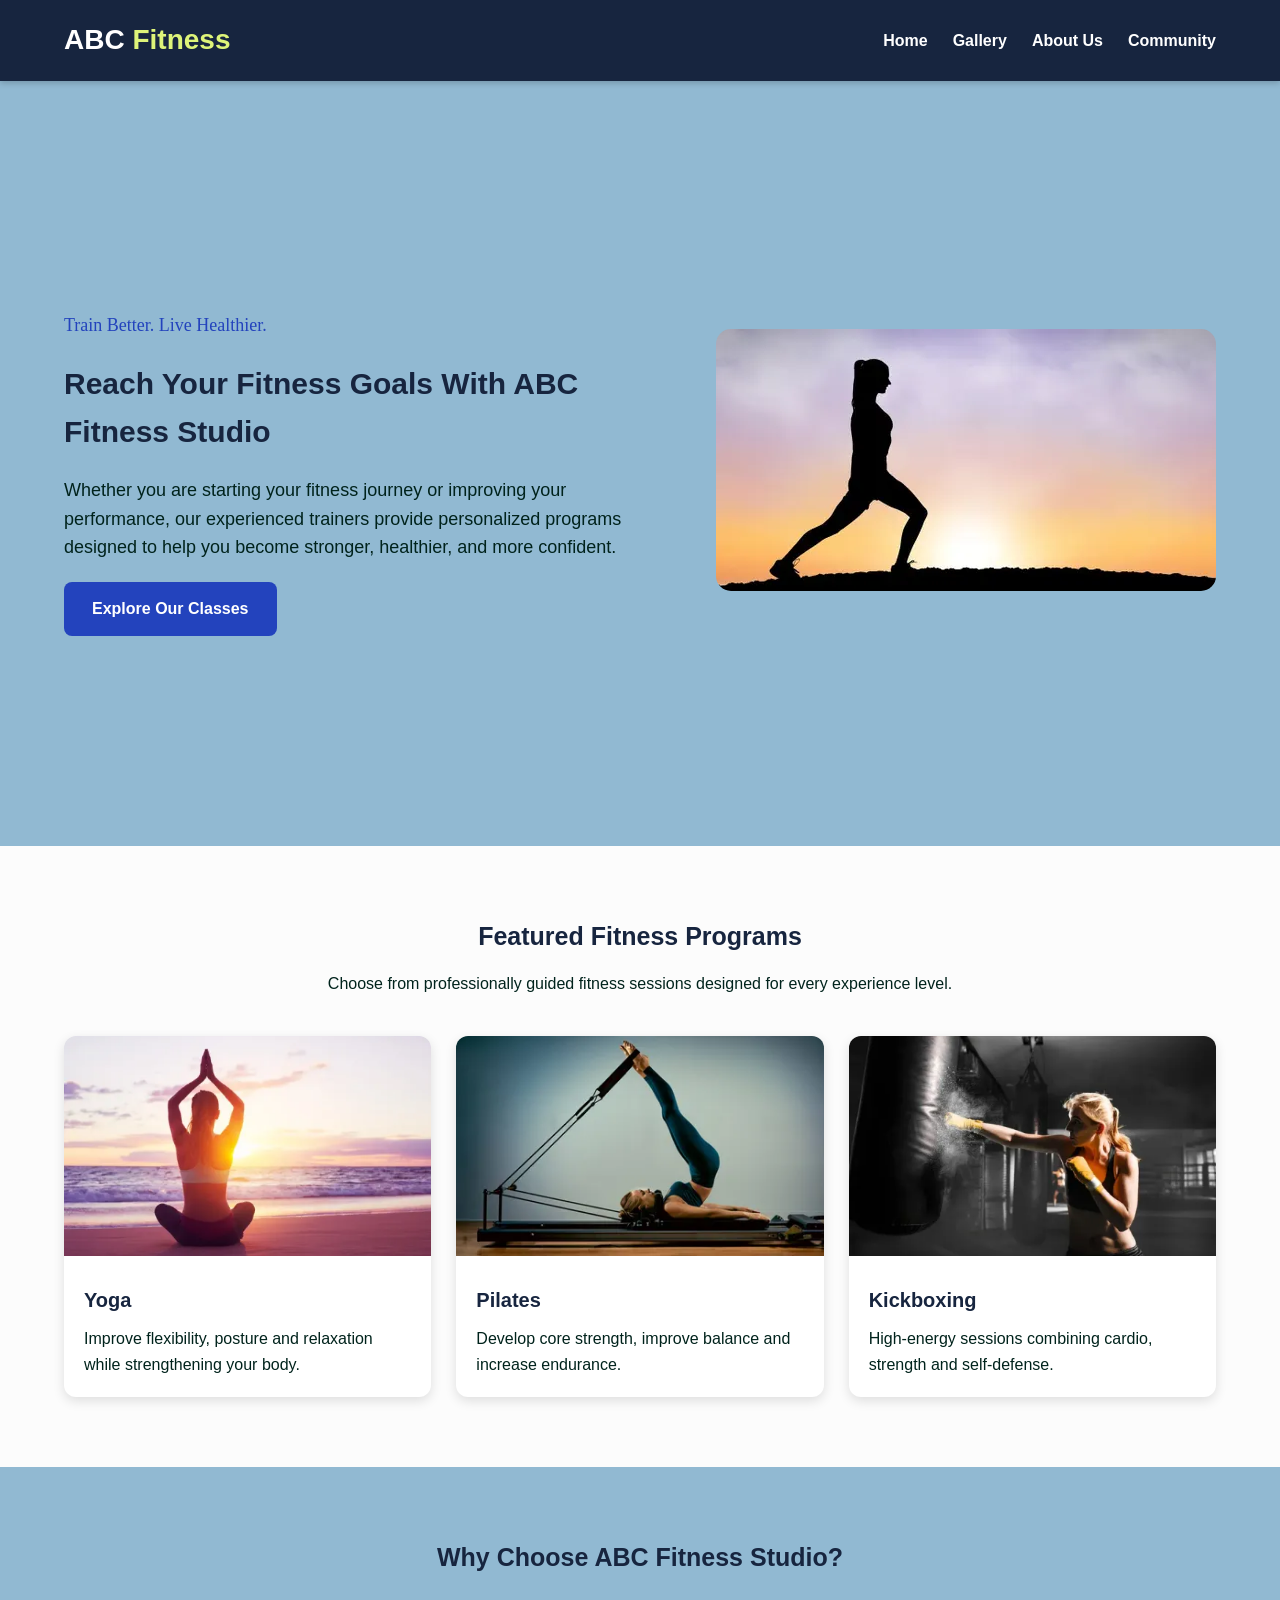
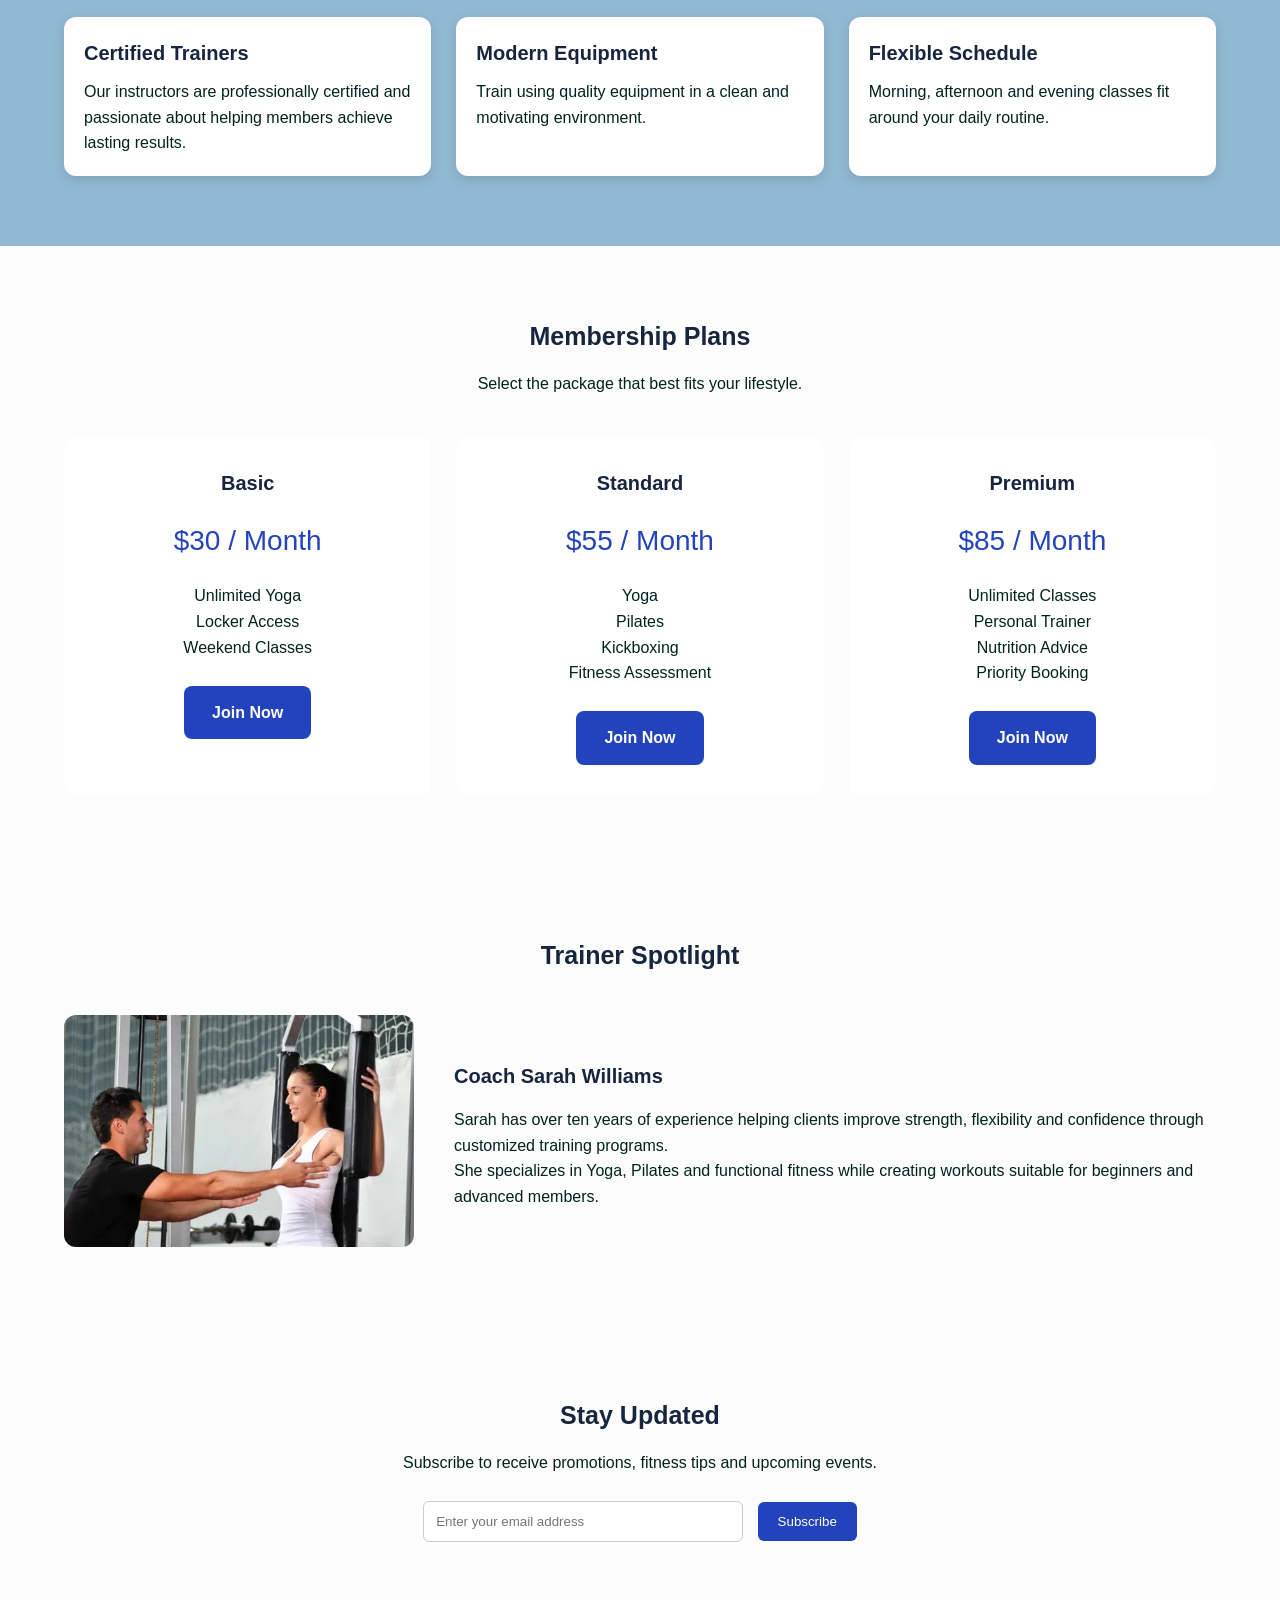
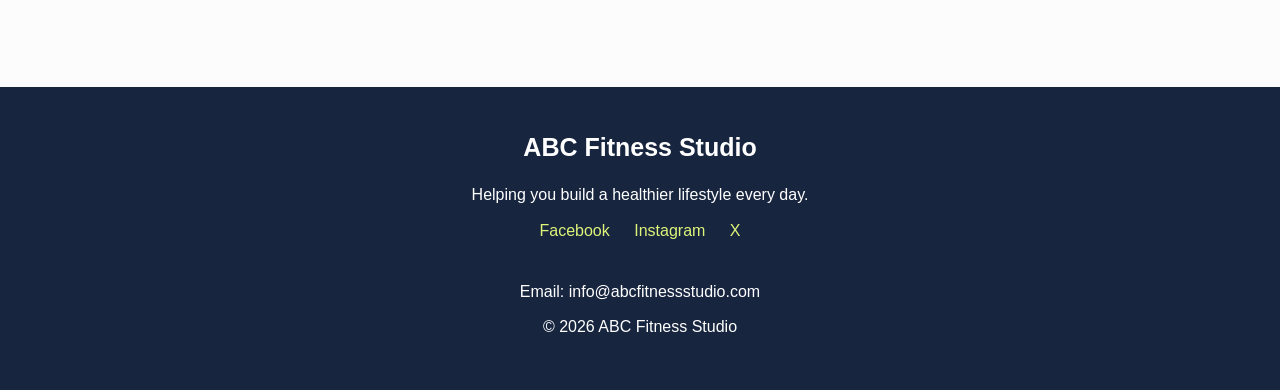
<file: index.html>
<!DOCTYPE html>
<html lang="en">

<head>

<meta charset="UTF-8">
<meta name="viewport" content="width=device-width, initial-scale=1.0">

<title>ABC Fitness Studio</title>

<link rel="stylesheet" href="css/style.css">

</head>

<body>

<header>

<div class="container navbar">

<div class="logo" href="index.html">

ABC <span>Fitness</span>

</div>

<nav>

<ul>

<li><a href="index.html">Home</a></li>

<li><a href="gallery.html">Gallery</a></li>

<li><a href="about.html">About Us</a></li>

<li><a href="community.html">Community</a></li>

</ul>

</nav>

</div>

</header>

<!-- HERO -->

<section class="hero">

<div class="container hero-content">

<div class="hero-text">

<p class="subtitle">Train Better. Live Healthier.</p>

<h1>Reach Your Fitness Goals With ABC Fitness Studio</h1>

<p>

Whether you are starting your fitness journey or improving your
performance, our experienced trainers provide personalized programs
designed to help you become stronger, healthier, and more confident.

</p>

<a href="gallery.html" class="btn">Explore Our Classes</a>

</div>

<div>

<img src="images/hero.jpg" alt="Fitness Training">

</div>

</div>

</section>

<!-- PROGRAMS -->

<section>

<div class="container">

<div class="section-title">

<h2>Featured Fitness Programs</h2>

<p>

Choose from professionally guided fitness sessions designed for every
experience level.

</p>

</div>

<div class="card-grid">

<div class="card">

<img src="images/yoga1.jpg" alt="Yoga">

<div class="card-body">

<h3>Yoga</h3>

<p>

Improve flexibility, posture and relaxation while strengthening
your body.

</p>

</div>

</div>

<div class="card">

<img src="images/pilates1.jpg" alt="Pilates">

<div class="card-body">

<h3>Pilates</h3>

<p>

Develop core strength, improve balance and increase endurance.

</p>

</div>

</div>

<div class="card">

<img src="images/kickboxing1.jpg" alt="Kickboxing">

<div class="card-body">

<h3>Kickboxing</h3>

<p>

High-energy sessions combining cardio, strength and self-defense.

</p>

</div>

</div>

</div>

</div>

</section>

<!-- WHY US -->

<section class="membership">

<div class="container">

<div class="section-title">

<h2>Why Choose ABC Fitness Studio?</h2>

</div>

<div class="card-grid">

<div class="card">

<div class="card-body">

<h3>Certified Trainers</h3>

<p>

Our instructors are professionally certified and passionate about
helping members achieve lasting results.

</p>

</div>

</div>

<div class="card">

<div class="card-body">

<h3>Modern Equipment</h3>

<p>

Train using quality equipment in a clean and motivating environment.

</p>

</div>

</div>

<div class="card">

<div class="card-body">

<h3>Flexible Schedule</h3>

<p>

Morning, afternoon and evening classes fit around your daily routine.

</p>

</div>

</div>

</div>

</div>

</section>

<!-- MEMBERSHIP -->

<section>

<div class="container">

<div class="section-title">

<h2>Membership Plans</h2>

<p>Select the package that best fits your lifestyle.</p>

</div>

<div class="plan-grid">

<div class="plan">

<h3>Basic</h3>

<div class="plan-price">$30 / Month</div>

<p>Unlimited Yoga</p>

<p>Locker Access</p>

<p>Weekend Classes</p>

<br>

<a href="#" class="btn">Join Now</a>

</div>

<div class="plan">

<h3>Standard</h3>

<div class="plan-price">$55 / Month</div>

<p>Yoga</p>

<p>Pilates</p>

<p>Kickboxing</p>

<p>Fitness Assessment</p>

<br>

<a href="#" class="btn">Join Now</a>

</div>

<div class="plan">

<h3>Premium</h3>

<div class="plan-price">$85 / Month</div>

<p>Unlimited Classes</p>

<p>Personal Trainer</p>

<p>Nutrition Advice</p>

<p>Priority Booking</p>

<br>

<a href="#" class="btn">Join Now</a>

</div>

</div>

</div>

</section>

<!-- TRAINER -->

<section>

<div class="container">

<div class="section-title">

<h2>Trainer Spotlight</h2>

</div>

<div class="hero-content">

<div>

<img src="images/trainer1.jpg"
alt="Trainer"
style="width:350px;border-radius:12px;">

</div>

<div>

<h3>Coach Sarah Williams</h3>

<p>

Sarah has over ten years of experience helping clients improve
strength, flexibility and confidence through customized training
programs.

</p>

<p>

She specializes in Yoga, Pilates and functional fitness while creating
workouts suitable for beginners and advanced members.

</p>

</div>

</div>

</div>

</section>

<!-- NEWSLETTER -->

<section class="newsletter">

<div class="container">

<h2>Stay Updated</h2>

<p>

Subscribe to receive promotions, fitness tips and upcoming events.

</p>

<br>

<form id="subscribeForm">

<input
type="email"
id="email"
placeholder="Enter your email address"
required>

<button type="submit">

Subscribe

</button>

</form>

</div>

</section>

<footer>

<div class="container">

<h2 style="color:white;">

ABC Fitness Studio

</h2>

<p>

Helping you build a healthier lifestyle every day.

</p>

<div class="socials">

<a href="#">Facebook</a>

<a href="#">Instagram</a>

<a href="#">X</a>

</div>

<br>

<p>

Email:
info@abcfitnessstudio.com

</p>

<p>

© 2026 ABC Fitness Studio

</p>

</div>

</footer>

<script src="js/script.js"></script>

<script src="js/subscribe.js"></script>

</body>

</html>
</file>
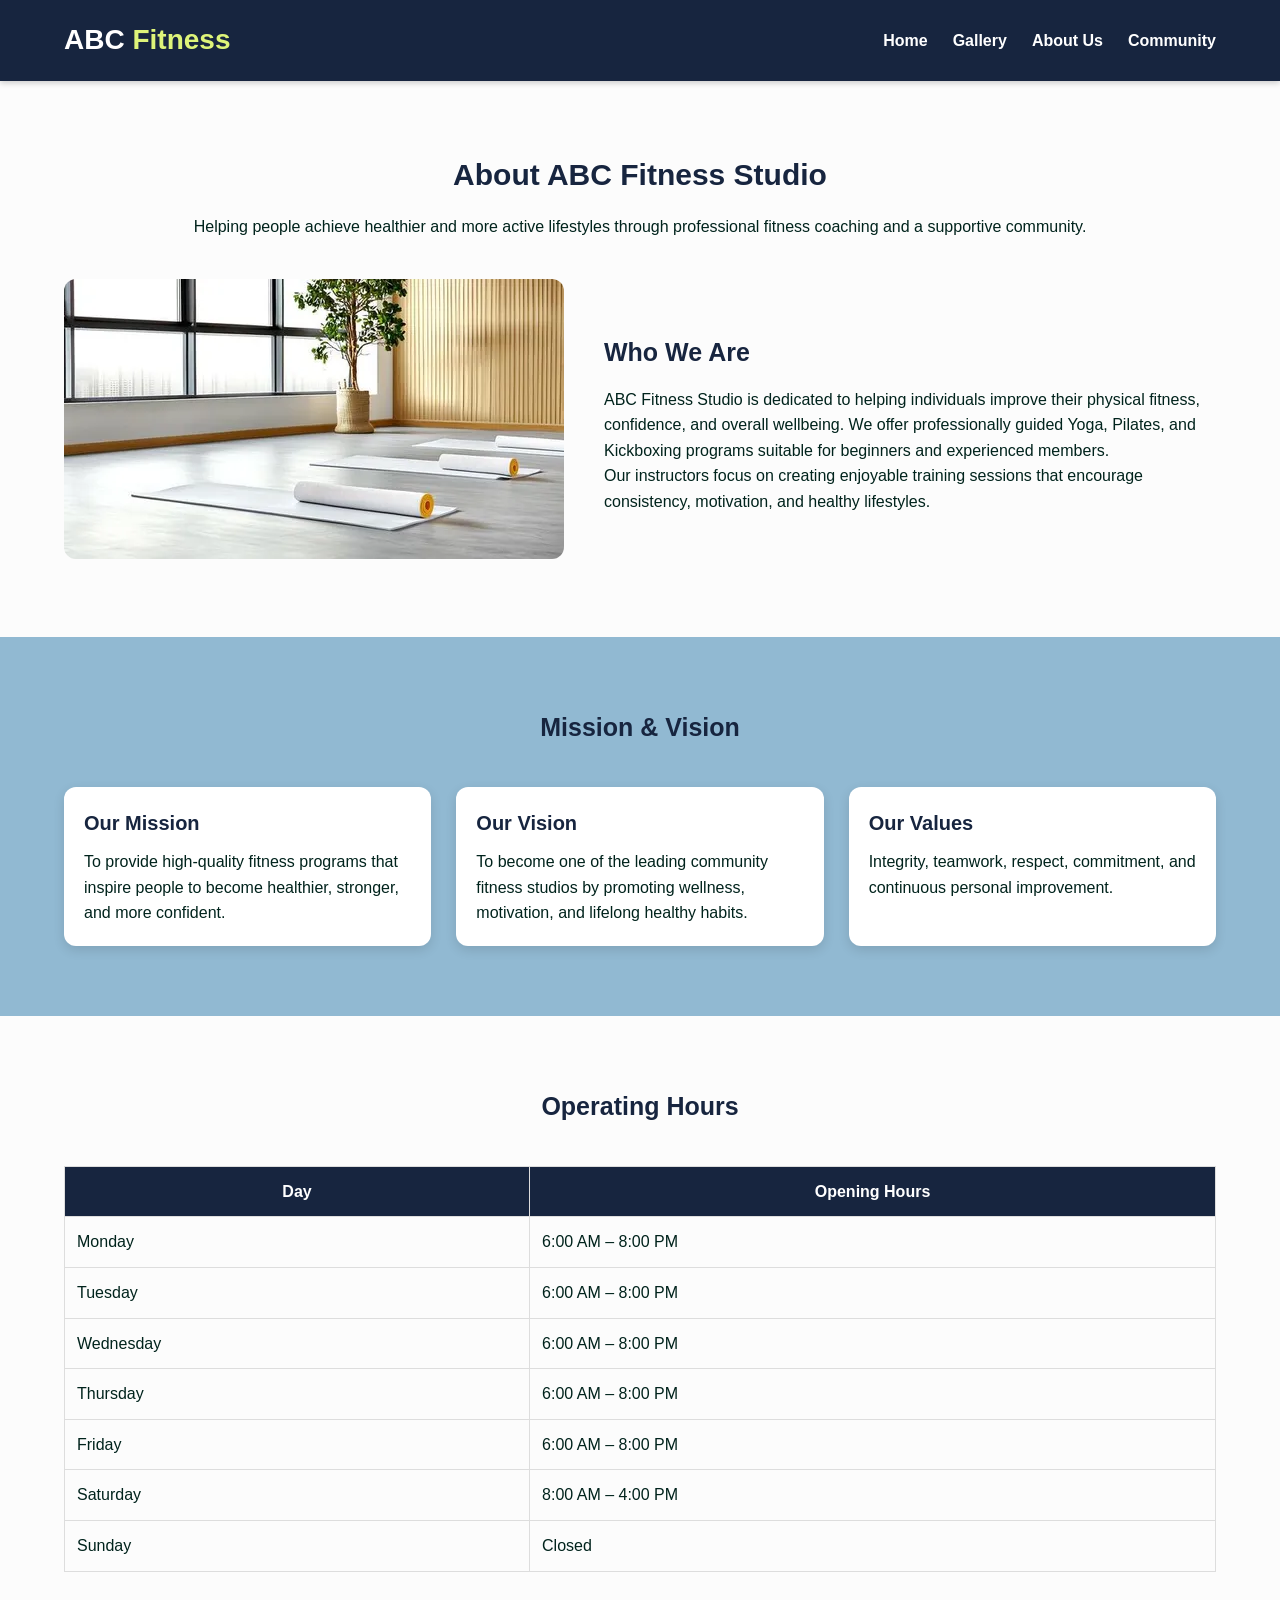
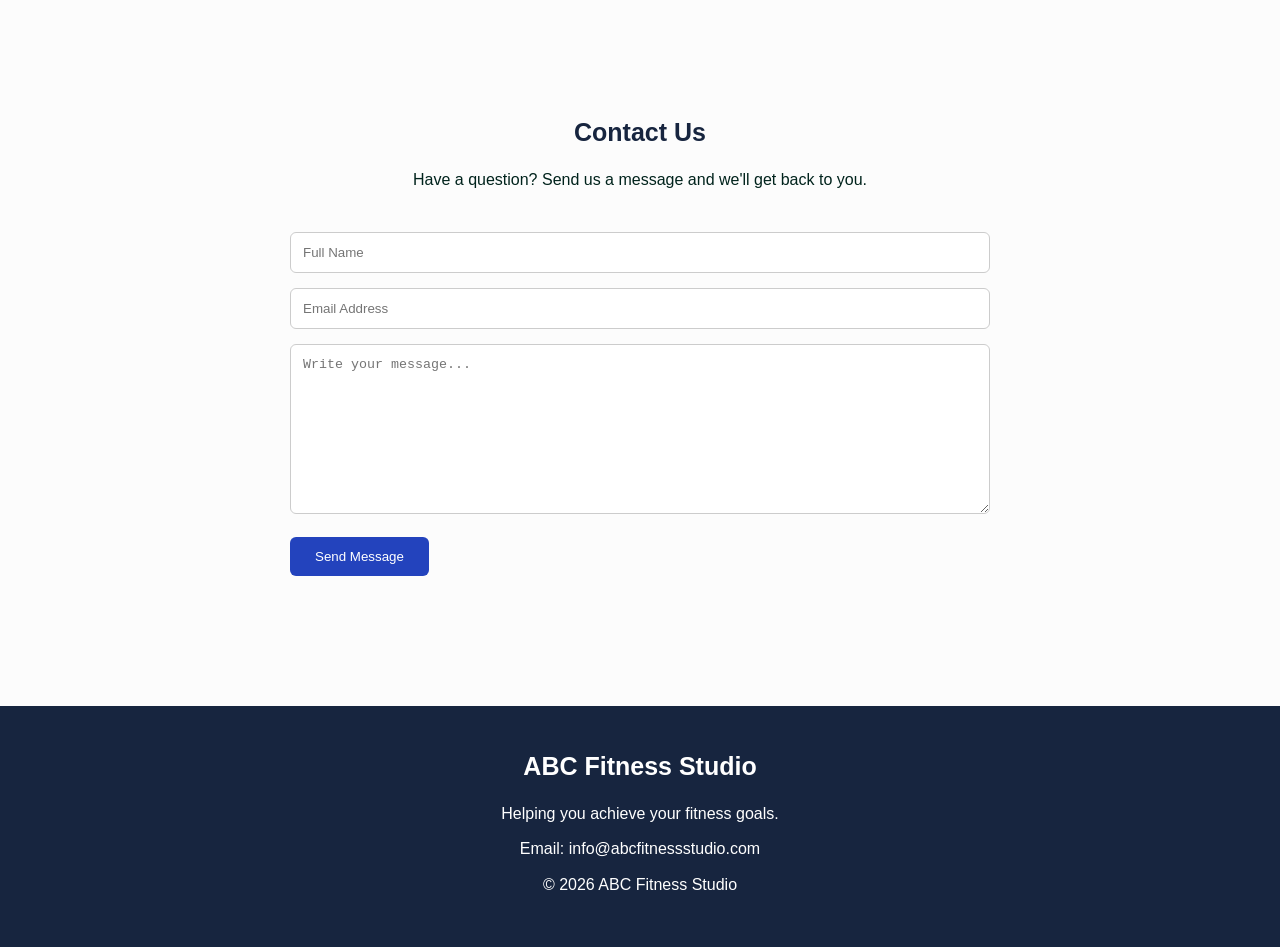
<file: about.html>
<!DOCTYPE html>
<html lang="en">

<head>

<meta charset="UTF-8">
<meta name="viewport" content="width=device-width, initial-scale=1.0">

<title>About Us | ABC Fitness Studio</title>

<link rel="stylesheet" href="css/style.css">

</head>

<body>

<header>

<div class="container navbar">

<div class="logo">
ABC <span>Fitness</span>
</div>

<nav>

<ul>

<li><a href="index.html">Home</a></li>
<li><a href="gallery.html">Gallery</a></li>
<li><a href="about.html">About Us</a></li>
<li><a href="community.html">Community</a></li>

</ul>

</nav>

</div>

</header>

<!-- ABOUT -->

<section>

<div class="container">

<div class="section-title">

<h1>About ABC Fitness Studio</h1>

<p>
Helping people achieve healthier and more active lifestyles through
professional fitness coaching and a supportive community.
</p>

</div>

<div class="hero-content">

<div>

<img src="images/studio.jpg"
alt="ABC Fitness Studio"
style="width:500px;border-radius:12px;">

</div>

<div>

<h2>Who We Are</h2>

<p>

ABC Fitness Studio is dedicated to helping individuals improve
their physical fitness, confidence, and overall wellbeing.
We offer professionally guided Yoga, Pilates, and Kickboxing
programs suitable for beginners and experienced members.

</p>

<p>

Our instructors focus on creating enjoyable training sessions
that encourage consistency, motivation, and healthy lifestyles.

</p>

</div>

</div>

</div>

</section>

<!-- MISSION -->

<section class="membership">

<div class="container">

<div class="section-title">

<h2>Mission & Vision</h2>

</div>

<div class="card-grid">

<div class="card">

<div class="card-body">

<h3>Our Mission</h3>

<p>

To provide high-quality fitness programs that inspire people
to become healthier, stronger, and more confident.

</p>

</div>

</div>

<div class="card">

<div class="card-body">

<h3>Our Vision</h3>

<p>

To become one of the leading community fitness studios by
promoting wellness, motivation, and lifelong healthy habits.

</p>

</div>

</div>

<div class="card">

<div class="card-body">

<h3>Our Values</h3>

<p>

Integrity, teamwork, respect, commitment, and continuous
personal improvement.

</p>

</div>

</div>

</div>

</div>

</section>

<!-- HOURS -->

<section>

<div class="container">

<div class="section-title">

<h2>Operating Hours</h2>

</div>

<table>

<tr>
<th>Day</th>
<th>Opening Hours</th>
</tr>

<tr>
<td>Monday</td>
<td>6:00 AM – 8:00 PM</td>
</tr>

<tr>
<td>Tuesday</td>
<td>6:00 AM – 8:00 PM</td>
</tr>

<tr>
<td>Wednesday</td>
<td>6:00 AM – 8:00 PM</td>
</tr>

<tr>
<td>Thursday</td>
<td>6:00 AM – 8:00 PM</td>
</tr>

<tr>
<td>Friday</td>
<td>6:00 AM – 8:00 PM</td>
</tr>

<tr>
<td>Saturday</td>
<td>8:00 AM – 4:00 PM</td>
</tr>

<tr>
<td>Sunday</td>
<td>Closed</td>
</tr>

</table>

</div>

</section>

<!-- CONTACT FORM -->

<section>

<div class="container">

<div class="section-title">

<h2>Contact Us</h2>

<p>

Have a question?
Send us a message and we'll get back to you.

</p>

</div>

<form id="contactForm">

<input
type="text"
id="name"
placeholder="Full Name"
required>

<input
type="email"
id="email"
placeholder="Email Address"
required>

<textarea
id="message"
placeholder="Write your message..."
required></textarea>

<button type="submit">

Send Message

</button>

</form>

</div>

</section>

<footer>

<div class="container">

<h2 style="color:white;">

ABC Fitness Studio

</h2>

<p>

Helping you achieve your fitness goals.

</p>

<p>

Email:
info@abcfitnessstudio.com

</p>

<p>

© 2026 ABC Fitness Studio

</p>

</div>

</footer>

<script src="js/contact.js"></script>

</body>

</html>
</file>
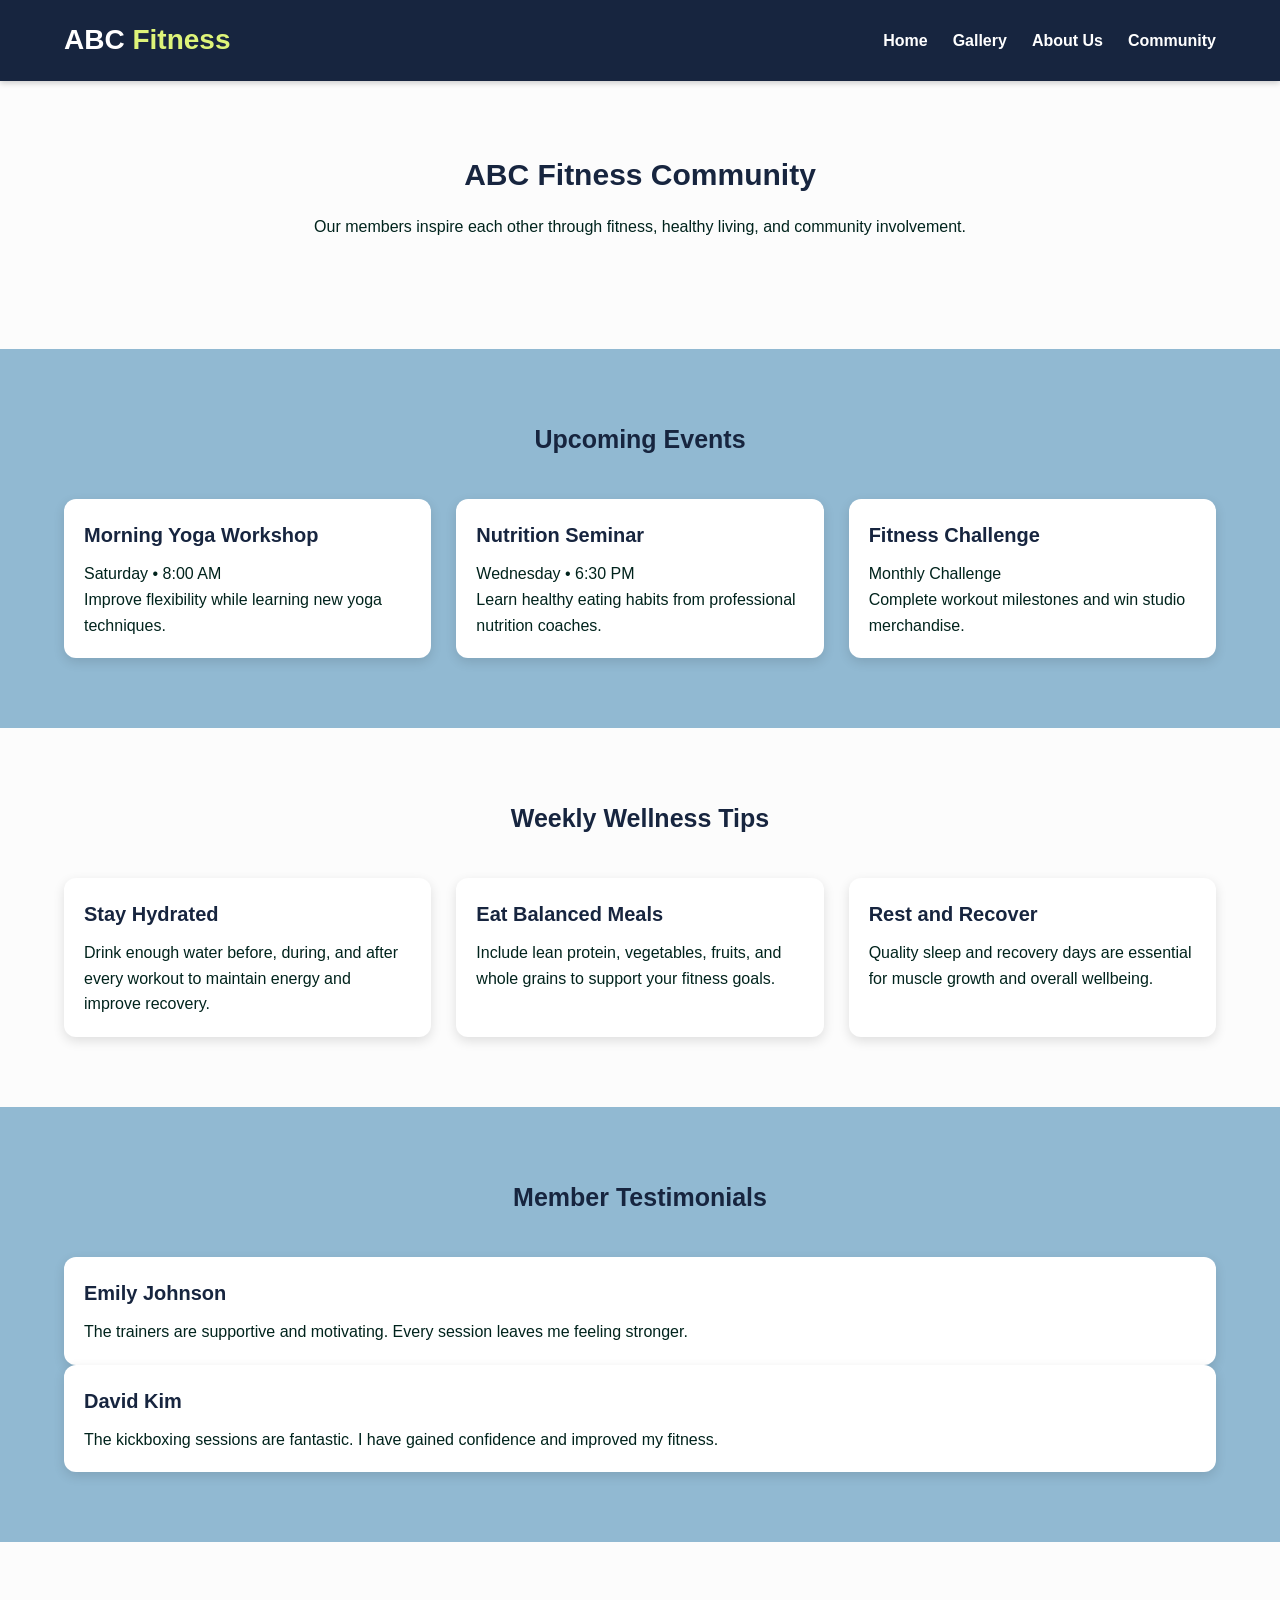
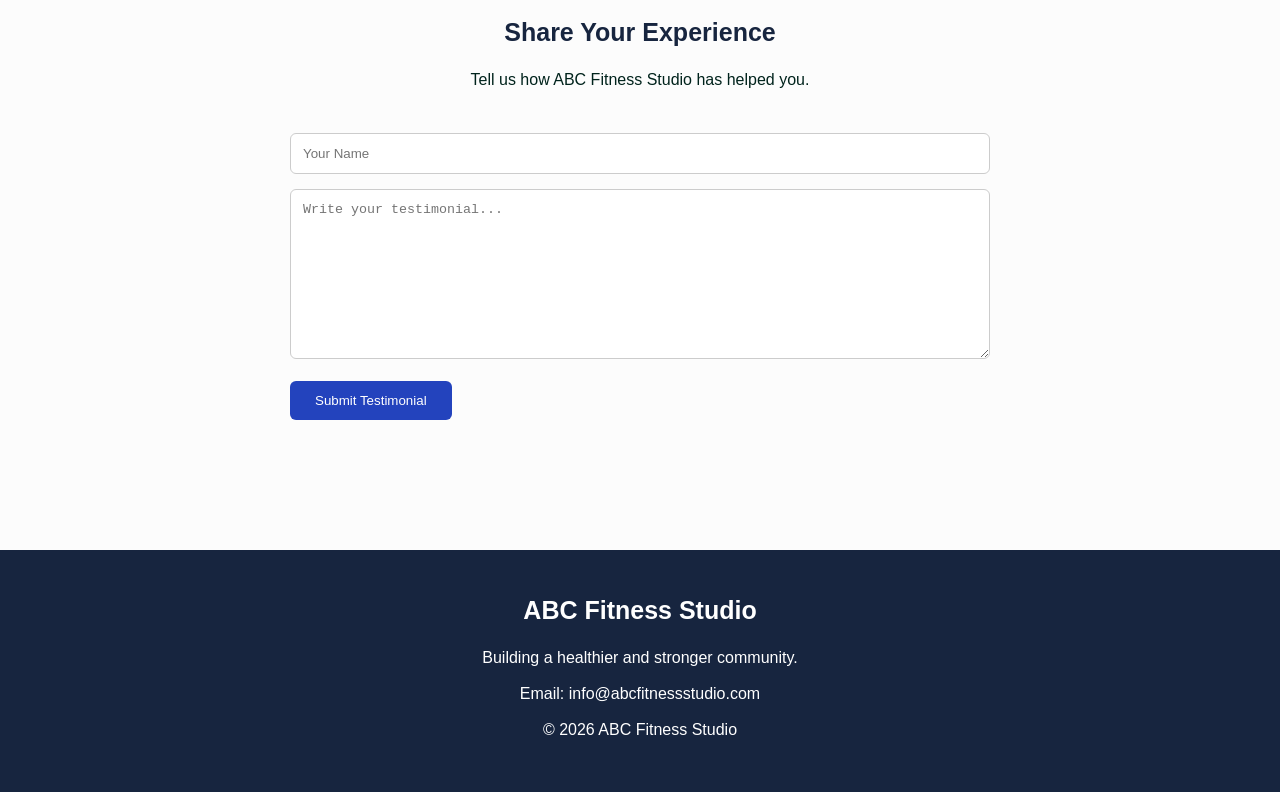
<file: community.html>
<!DOCTYPE html>
<html lang="en">

<head>

<meta charset="UTF-8">
<meta name="viewport" content="width=device-width, initial-scale=1.0">

<title>Community | ABC Fitness Studio</title>

<link rel="stylesheet" href="css/style.css">

</head>

<body>

<header>

<div class="container navbar">

<div class="logo">

ABC <span>Fitness</span>

</div>

<nav>

<ul>

<li><a href="index.html">Home</a></li>
<li><a href="gallery.html">Gallery</a></li>
<li><a href="about.html">About Us</a></li>
<li><a href="community.html">Community</a></li>

</ul>

</nav>

</div>

</header>

<!-- HERO -->

<section>

<div class="container">

<div class="section-title">

<h1>ABC Fitness Community</h1>

<p>

Our members inspire each other through fitness, healthy living, and
community involvement.

</p>

</div>

</div>

</section>

<!-- EVENTS -->

<section class="membership">

<div class="container">

<div class="section-title">

<h2>Upcoming Events</h2>

</div>

<div class="card-grid">

<div class="card">

<div class="card-body">

<h3>Morning Yoga Workshop</h3>

<p>

Saturday • 8:00 AM

</p>

<p>

Improve flexibility while learning new yoga techniques.

</p>

</div>

</div>

<div class="card">

<div class="card-body">

<h3>Nutrition Seminar</h3>

<p>

Wednesday • 6:30 PM

</p>

<p>

Learn healthy eating habits from professional nutrition coaches.

</p>

</div>

</div>

<div class="card">

<div class="card-body">

<h3>Fitness Challenge</h3>

<p>

Monthly Challenge

</p>

<p>

Complete workout milestones and win studio merchandise.

</p>

</div>

</div>

</div>

</div>

</section>

<!-- WELLNESS TIPS -->

<section>

<div class="container">

<div class="section-title">

<h2>Weekly Wellness Tips</h2>

</div>

<div class="card-grid">

<div class="card">

<div class="card-body">

<h3>Stay Hydrated</h3>

<p>

Drink enough water before, during, and after every workout to maintain
energy and improve recovery.

</p>

</div>

</div>

<div class="card">

<div class="card-body">

<h3>Eat Balanced Meals</h3>

<p>

Include lean protein, vegetables, fruits, and whole grains to support
your fitness goals.

</p>

</div>

</div>

<div class="card">

<div class="card-body">

<h3>Rest and Recover</h3>

<p>

Quality sleep and recovery days are essential for muscle growth and
overall wellbeing.

</p>

</div>

</div>

</div>

</div>

</section>

<!-- MEMBER TESTIMONIALS -->

<section class="membership">

<div class="container">

<div class="section-title">

<h2>Member Testimonials</h2>

</div>

<div id="testimonialList">

<div class="card">

<div class="card-body">

<h3>Emily Johnson</h3>

<p>

"The trainers are supportive and motivating. I've become much stronger
since joining ABC Fitness Studio."

</p>

</div>

</div>

<div class="card">

<div class="card-body">

<h3>David Kim</h3>

<p>

"The kickboxing classes are energetic and enjoyable. I highly recommend
this studio."

</p>

</div>

</div>

</div>

</div>

</section>

<!-- SUBMIT TESTIMONIAL -->

<section>

<div class="container">

<div class="section-title">

<h2>Share Your Experience</h2>

<p>

Tell us how ABC Fitness Studio has helped you.

</p>

</div>

<form id="testimonialForm">

<input
type="text"
id="memberName"
placeholder="Your Name"
required>

<textarea
id="testimonial"
placeholder="Write your testimonial..."
required></textarea>

<button type="submit">

Submit Testimonial

</button>

</form>

</div>

</section>

<footer>

<div class="container">

<h2 style="color:white;">

ABC Fitness Studio

</h2>

<p>

Building a healthier and stronger community.

</p>

<p>

Email:
info@abcfitnessstudio.com

</p>
<p>

© 2026 ABC Fitness Studio

</p>

</div>

</footer>

<script src="js/script.js"></script>

</body>

</html>
</file>
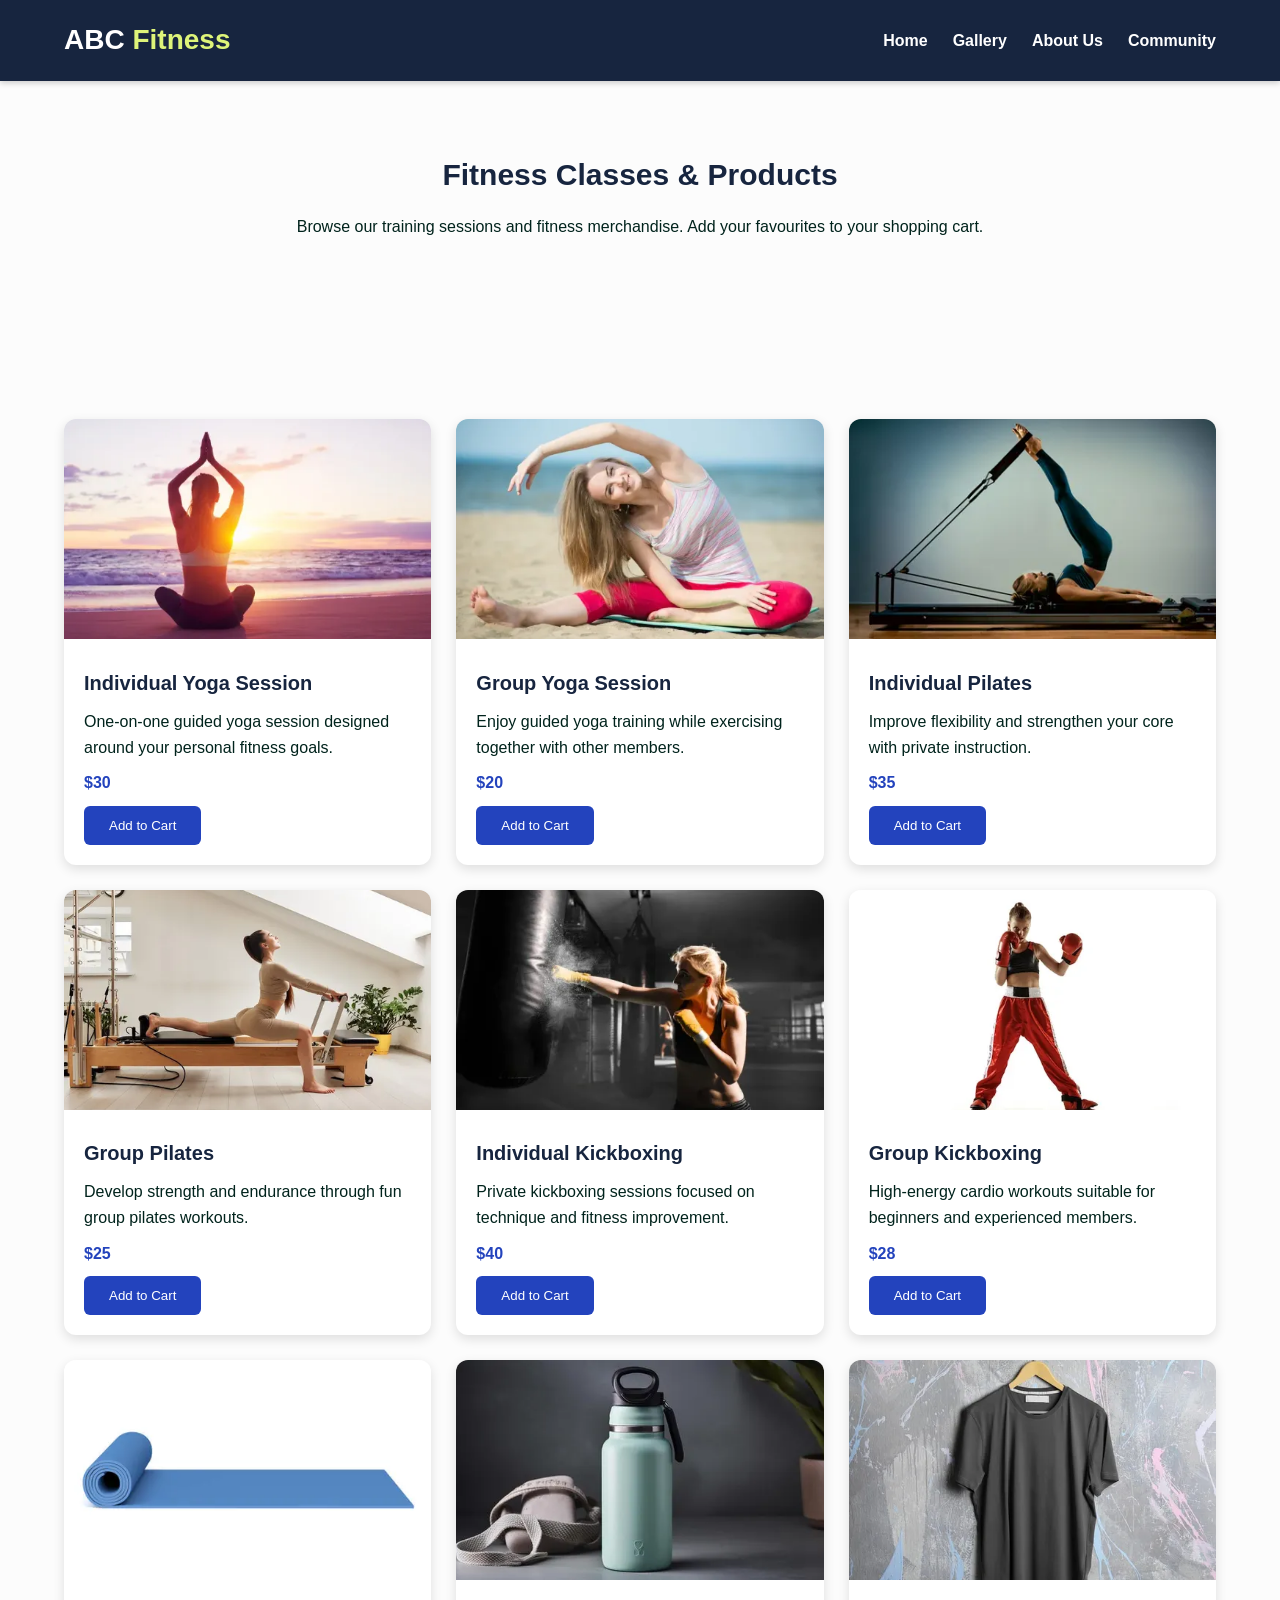
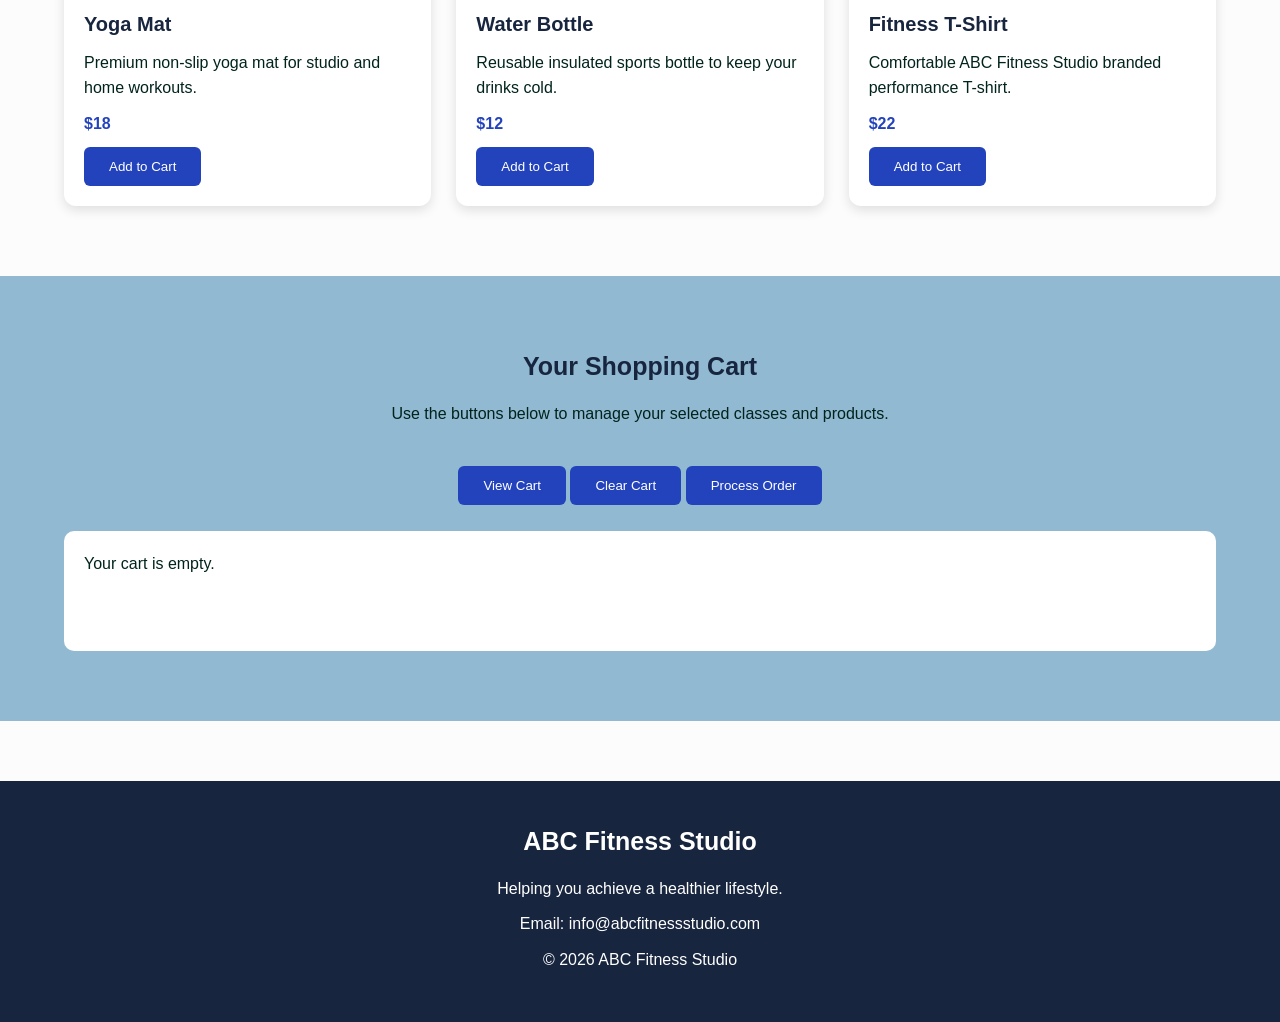
<file: gallery.html>
<!DOCTYPE html>
<html lang="en">

<head>

<meta charset="UTF-8">
<meta name="viewport" content="width=device-width, initial-scale=1.0">

<title>Gallery | ABC Fitness Studio</title>

<link rel="stylesheet" href="css/style.css">

</head>

<body>

<header>

<div class="container navbar">

<div class="logo">
ABC <span>Fitness</span>
</div>

<nav>

<ul>

<li><a href="index.html">Home</a></li>
<li><a href="gallery.html">Gallery</a></li>
<li><a href="about.html">About Us</a></li>
<li><a href="community.html">Community</a></li>

</ul>

</nav>

</div>

</header>

<!-- PAGE TITLE -->

<section>

<div class="container">

<div class="section-title">

<h1>Fitness Classes & Products</h1>

<p>
Browse our training sessions and fitness merchandise. Add your favourites
to your shopping cart.
</p>

</div>

</div>

</section>

<!-- PRODUCTS -->

<section>

<div class="container">

<div class="card-grid">

<!-- ITEM 1 -->

<div class="card">

<img src="images/yoga1.jpg" alt="Individual Yoga Session">

<div class="card-body">

<h3>Individual Yoga Session</h3>

<p>
One-on-one guided yoga session designed around your personal fitness goals.
</p>

<p class="price">$30</p>

<button onclick="addToCart('Individual Yoga Session',30)">
Add to Cart
</button>

</div>

</div>

<!-- ITEM 2 -->

<div class="card">

<img src="images/yoga2.jpg" alt="Group Yoga Session">

<div class="card-body">

<h3>Group Yoga Session</h3>

<p>
Enjoy guided yoga training while exercising together with other members.
</p>

<p class="price">$20</p>

<button onclick="addToCart('Group Yoga Session',20)">
Add to Cart
</button>

</div>

</div>

<!-- ITEM 3 -->

<div class="card">

<img src="images/pilates1.jpg" alt="Individual Pilates">

<div class="card-body">

<h3>Individual Pilates</h3>

<p>
Improve flexibility and strengthen your core with private instruction.
</p>

<p class="price">$35</p>

<button onclick="addToCart('Individual Pilates',35)">
Add to Cart
</button>

</div>

</div>

<!-- ITEM 4 -->

<div class="card">

<img src="images/pilates2.jpg" alt="Group Pilates">

<div class="card-body">

<h3>Group Pilates</h3>

<p>
Develop strength and endurance through fun group pilates workouts.
</p>

<p class="price">$25</p>

<button onclick="addToCart('Group Pilates',25)">
Add to Cart
</button>

</div>

</div>

<!-- ITEM 5 -->

<div class="card">

<img src="images/kickboxing1.jpg" alt="Individual Kickboxing">

<div class="card-body">

<h3>Individual Kickboxing</h3>

<p>
Private kickboxing sessions focused on technique and fitness improvement.
</p>

<p class="price">$40</p>

<button onclick="addToCart('Individual Kickboxing',40)">
Add to Cart
</button>

</div>

</div>

<!-- ITEM 6 -->

<div class="card">

<img src="images/kickboxing2.jpg" alt="Group Kickboxing">

<div class="card-body">

<h3>Group Kickboxing</h3>

<p>
High-energy cardio workouts suitable for beginners and experienced members.
</p>

<p class="price">$28</p>

<button onclick="addToCart('Group Kickboxing',28)">
Add to Cart
</button>

</div>

</div>

<!-- ITEM 7 -->

<div class="card">

<img src="images/mat.jpg" alt="Yoga Mat">

<div class="card-body">

<h3>Yoga Mat</h3>

<p>
Premium non-slip yoga mat for studio and home workouts.
</p>

<p class="price">$18</p>

<button onclick="addToCart('Yoga Mat',18)">
Add to Cart
</button>

</div>

</div>

<!-- ITEM 8 -->

<div class="card">

<img src="images/bottle.jpg" alt="Water Bottle">

<div class="card-body">

<h3>Water Bottle</h3>

<p>
Reusable insulated sports bottle to keep your drinks cold.
</p>

<p class="price">$12</p>

<button onclick="addToCart('Water Bottle',12)">
Add to Cart
</button>

</div>

</div>

<!-- ITEM 9 -->

<div class="card">

<img src="images/tshirt.jpg" alt="Fitness T-Shirt">

<div class="card-body">

<h3>Fitness T-Shirt</h3>

<p>
Comfortable ABC Fitness Studio branded performance T-shirt.
</p>

<p class="price">$22</p>

<button onclick="addToCart('Fitness T-Shirt',22)">
Add to Cart
</button>

</div>

</div>

</div>

</div>

</section>

<!-- CART -->

<section class="membership">

<div class="container">

<div class="section-title">

<h2>Your Shopping Cart</h2>

<p>
Use the buttons below to manage your selected classes and products.
</p>

</div>

<div style="text-align:center;">

<button onclick="viewCart()">
View Cart
</button>

<button onclick="clearCart()">
Clear Cart
</button>

<button onclick="processOrder()">
Process Order
</button>

</div>

<br>

<div id="cartDisplay"
style="
background:white;
padding:20px;
border-radius:10px;
min-height:120px;
">

Your cart is empty.

</div>

</div>

</section>

<footer>

<div class="container">

<h2 style="color:white;">
ABC Fitness Studio
</h2>

<p>
Helping you achieve a healthier lifestyle.
</p>

<p>
Email:
info@abcfitnessstudio.com
</p>

<p>
© 2026 ABC Fitness Studio
</p>

</div>

</footer>

<script src="js/cart.js"></script>

</body>

</html>
</file>
<file: css/style.css>
*{
    margin:0;
    padding:0;
    box-sizing:border-box;
}

html{
    scroll-behavior:smooth;
}

body{
    font-family:Calibri, sans-serif;
    background:#FCFCFC;
    color:#00231C;
    line-height:1.6;
}

/* Typography */

h1,h2,h3{
    font-family:Arial,sans-serif;
    color:#17253F;
    margin-bottom:15px;
}

h1{
    font-size:30px;
}

h2{
    font-size:25px;
}

h3{
    font-size:20px;
}

.subtitle{
    font-family:Comfortaa,cursive;
    font-size:15px;
    color:#2343BD;
}

/* Header */

header{
    background:#17253F;
    color:white;
    position:sticky;
    top:0;
    z-index:1000;
    box-shadow:0 2px 6px rgba(0,0,0,.2);
}

.container{
    width:90%;
    max-width:1200px;
    margin:auto;
}

.navbar{
    display:flex;
    justify-content:space-between;
    align-items:center;
    padding:18px 0;
}

.logo{
    font-size:28px;
    font-weight:bold;
    color:white;
}

.logo span{
    color:#DEF479;
}

nav ul{
    display:flex;
    list-style:none;
}

nav li{
    margin-left:25px;
}

nav a{
    color:white;
    text-decoration:none;
    transition:.3s;
    font-weight:bold;
}

nav a:hover{
    color:#DEF479;
}

/* Hero */

.hero{
    background:#91B9D2;
    min-height:85vh;
    display:flex;
    align-items:center;
}

.hero-content{
    display:flex;
    align-items:center;
    justify-content:space-between;
    gap:40px;
}

.hero-text{
    flex:1;
}

.hero-text p{
    margin:20px 0;
    font-size:18px;
}

.hero img{
    width:500px;
    max-width:100%;
    border-radius:15px;
}

.btn{
    display:inline-block;
    padding:14px 28px;
    background:#2343BD;
    color:white;
    text-decoration:none;
    border-radius:8px;
    transition:.3s;
    font-weight:bold;
}

.btn:hover{
    background:#17253F;
}

/* Sections */

section{
    padding:70px 0;
}

.section-title{
    text-align:center;
    margin-bottom:40px;
}

/* Cards */

.card-grid{
    display:grid;
    grid-template-columns:repeat(3,1fr);
    gap:25px;
}

.card{
    background:white;
    border-radius:12px;
    overflow:hidden;
    box-shadow:0 4px 12px rgba(0,0,0,.12);
    transition:.3s;
}

.card:hover{
    transform:translateY(-8px);
}

.card img{
    width:100%;
    height:220px;
    object-fit:cover;
}

.card-body{
    padding:20px;
}

.card-body h3{
    margin-bottom:10px;
}

.price{
    color:#2343BD;
    font-weight:bold;
    margin:10px 0;
}

/* Membership */

.membership{
    background:#91B9D2;
}

.plan-grid{
    display:grid;
    grid-template-columns:repeat(3,1fr);
    gap:25px;
}

.plan{
    background:white;
    text-align:center;
    padding:30px;
    border-radius:12px;
}

.plan h3{
    margin-bottom:15px;
}

.plan-price{
    font-size:28px;
    color:#2343BD;
    margin:20px 0;
}

/* Newsletter */

.newsletter{
    text-align:center;
}

.newsletter input{
    width:320px;
    max-width:90%;
    padding:12px;
    border:1px solid #ccc;
    border-radius:6px;
    margin-right:10px;
}

.newsletter button{
    padding:12px 20px;
    border:none;
    background:#2343BD;
    color:white;
    border-radius:6px;
    cursor:pointer;
}

/* Forms */

form{
    width:700px;
    max-width:100%;
    margin:auto;
}

input,
textarea{
    width:100%;
    padding:12px;
    margin-bottom:15px;
    border:1px solid #ccc;
    border-radius:6px;
}

textarea{
    resize:vertical;
    height:170px;
}

button{
    background:#2343BD;
    color:white;
    border:none;
    padding:12px 25px;
    border-radius:6px;
    cursor:pointer;
}

button:hover{
    background:#17253F;
}

/* Footer */

footer{
    background:#17253F;
    color:white;
    padding:40px 0;
    text-align:center;
    margin-top:60px;
}

footer p{
    margin:10px 0;
}

.socials a{
    color:#DEF479;
    text-decoration:none;
    margin:0 10px;
}

/* Tables */

table{
    width:100%;
    border-collapse:collapse;
}

th,
td{
    border:1px solid #ddd;
    padding:12px;
}

th{
    background:#17253F;
    color:white;
}

/* Alerts */

.success{
    background:#DEF479;
    color:#00231C;
    padding:15px;
    border-radius:8px;
}

.error{
    background:#ffd7d7;
    color:#b00020;
    padding:15px;
    border-radius:8px;
}

/* Responsive */

@media(max-width:992px){

.hero-content{
    flex-direction:column;
}

.card-grid{
    grid-template-columns:repeat(2,1fr);
}

.plan-grid{
    grid-template-columns:repeat(2,1fr);
}

}

@media(max-width:768px){

.navbar{
    flex-direction:column;
}

nav ul{
    flex-direction:column;
    text-align:center;
    margin-top:15px;
}

nav li{
    margin:12px 0;
}

.card-grid{
    grid-template-columns:1fr;
}

.plan-grid{
    grid-template-columns:1fr;
}

.hero{
    text-align:center;
}

.hero img{
    width:100%;
}

.newsletter input{
    width:100%;
    margin-bottom:10px;
}

.newsletter button{
    width:100%;
}

}
</file>
